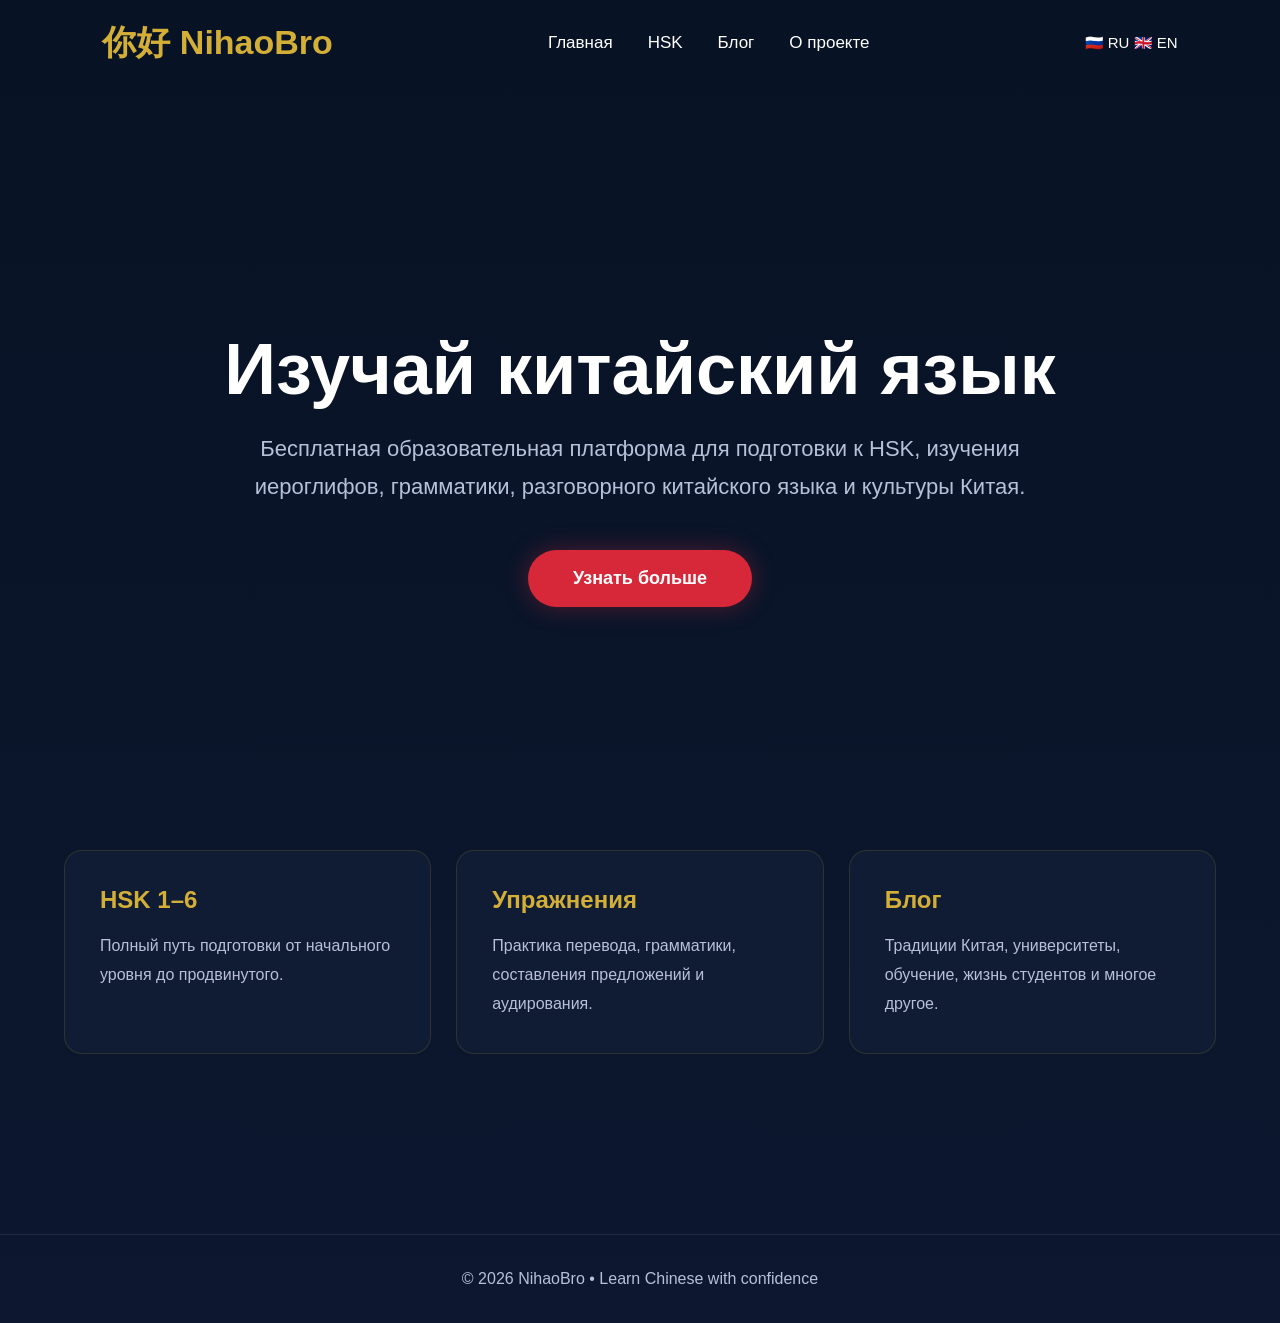
<file: index.html>
<!DOCTYPE html>
<html lang="ru">

<head>

<meta charset="UTF-8">

<meta name="viewport" content="width=device-width, initial-scale=1.0">

<title>NihaoBro</title>

<link rel="stylesheet" href="style.css">

</head>

<body>

<nav>

<div class="logo">

你好 NihaoBro

</div>

<div class="menu">

<a href="#">Главная</a>

<a href="#">HSK</a>

<a href="#">Блог</a>

<a href="#">О проекте</a>

</div>

<div class="language">

🇷🇺 RU

🇬🇧 EN

</div>

</nav>

<section class="hero">

<div class="hero-content">

<h1>

Изучай китайский язык

</h1>

<p>

Бесплатная образовательная платформа для подготовки к HSK, изучения иероглифов,
грамматики, разговорного китайского языка и культуры Китая.

</p>

<a href="#" class="button">

Узнать больше

</a>

</div>

</section>

<section class="cards">

<div class="card">

<h2>HSK 1–6</h2>

<p>

Полный путь подготовки от начального уровня до продвинутого.

</p>

</div>

<div class="card">

<h2>Упражнения</h2>

<p>

Практика перевода, грамматики, составления предложений и аудирования.

</p>

</div>

<div class="card">

<h2>Блог</h2>

<p>

Традиции Китая, университеты, обучение, жизнь студентов и многое другое.

</p>

</div>

</section>

<footer>

© 2026 NihaoBro • Learn Chinese with confidence

</footer>

</body>

</html>
</file>
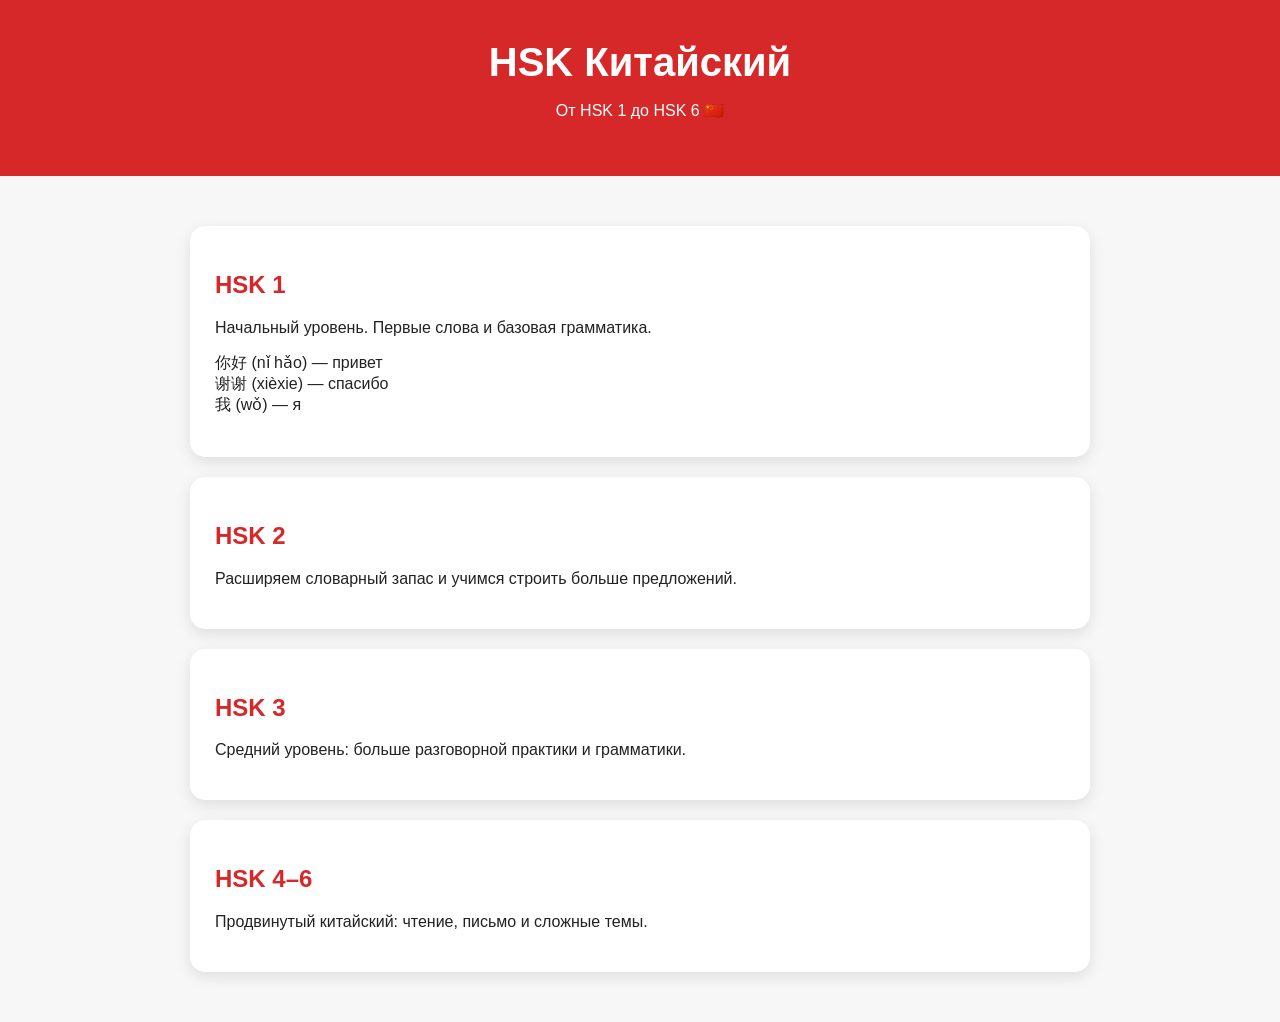
<file: hsk.html>
<!DOCTYPE html>
<html lang="ru">

<head>
<meta charset="UTF-8">
<meta name="viewport" content="width=device-width, initial-scale=1.0">

<title>HSK — NihaoBro</title>

<style>

body {
    margin:0;
    font-family:Arial, sans-serif;
    background:#f7f7f7;
    color:#222;
}

header {
    background:#d62828;
    color:white;
    text-align:center;
    padding:40px;
}

h1 {
    margin:0;
    font-size:40px;
}

.container {
    max-width:900px;
    margin:auto;
    padding:30px;
}

.card {
    background:white;
    padding:25px;
    margin:20px 0;
    border-radius:15px;
    box-shadow:0 5px 15px rgba(0,0,0,0.1);
}

h2 {
    color:#d62828;
}

.level {
    font-size:25px;
}

a {
    color:#d62828;
}

</style>

</head>


<body>


<header>

<h1>HSK Китайский</h1>

<p>
От HSK 1 до HSK 6 🇨🇳
</p>

</header>



<div class="container">


<div class="card">

<h2>HSK 1</h2>

<p>
Начальный уровень. Первые слова и базовая грамматика.
</p>

<p>
你好 (nǐ hǎo) — привет<br>
谢谢 (xièxie) — спасибо<br>
我 (wǒ) — я
</p>

</div>



<div class="card">

<h2>HSK 2</h2>

<p>
Расширяем словарный запас и учимся строить больше предложений.
</p>

</div>



<div class="card">

<h2>HSK 3</h2>

<p>
Средний уровень: больше разговорной практики и грамматики.
</p>

</div>



<div class="card">

<h2>HSK 4–6</h2>

<p>
Продвинутый китайский: чтение, письмо и сложные темы.
</p>

</div>


</div>


</body>

</html>
</file>
<file: style.css>
/* ===== GOOGLE FONT ===== */



:root{

--background:#071224;
--card:#101C33;
--gold:#D4AF37;
--red:#D62839;
--white:#FFFFFF;
--gray:#B7C0D8;

}

*{
margin:0;
padding:0;
box-sizing:border-box;
font-family: Arial, Helvetica, sans-serif;
}

body{

background:linear-gradient(180deg,#071224,#0D1830);

color:var(--white);

overflow-x:hidden;

}

nav{

height:85px;

display:flex;

justify-content:space-between;

align-items:center;

padding:0 8%;

}

.logo{

font-size:34px;

font-weight:700;

color:var(--gold);

}

.menu{

display:flex;

gap:35px;

}

.menu a{

color:white;

text-decoration:none;

transition:.3s;

font-size:17px;

}

.menu a:hover{

color:var(--gold);

}

.language{

display:flex;

gap:12px;

font-size:15px;

cursor:pointer;

}

.hero{

min-height:85vh;

display:flex;

justify-content:center;

align-items:center;

text-align:center;

padding:30px;

}

.hero-content{

max-width:850px;

}

.hero h1{

font-size:72px;

margin-bottom:20px;

font-weight:700;

}

.hero p{

font-size:22px;

color:var(--gray);

line-height:1.7;

margin-bottom:45px;

}

.button{

display:inline-block;

padding:18px 45px;

background:var(--red);

color:white;

border-radius:50px;

text-decoration:none;

font-size:18px;

font-weight:600;

transition:.3s;

box-shadow:0 0 25px rgba(214,40,57,.35);

}

.button:hover{

transform:translateY(-4px);

background:#b71c2c;

}

.cards{

width:90%;

margin:auto;

display:grid;

grid-template-columns:repeat(auto-fit,minmax(250px,1fr));

gap:25px;

padding-bottom:100px;

}

.card{

background:var(--card);

padding:35px;

border-radius:18px;

border:1px solid rgba(212,175,55,.15);

transition:.35s;

}

.card:hover{

transform:translateY(-8px);

border-color:var(--gold);

}

.card h2{

color:var(--gold);

margin-bottom:18px;

}

.card p{

color:var(--gray);

line-height:1.8;

}

footer{

padding:35px;

text-align:center;

color:var(--gray);

border-top:1px solid rgba(255,255,255,.08);

margin-top:80px;

}
</file>
